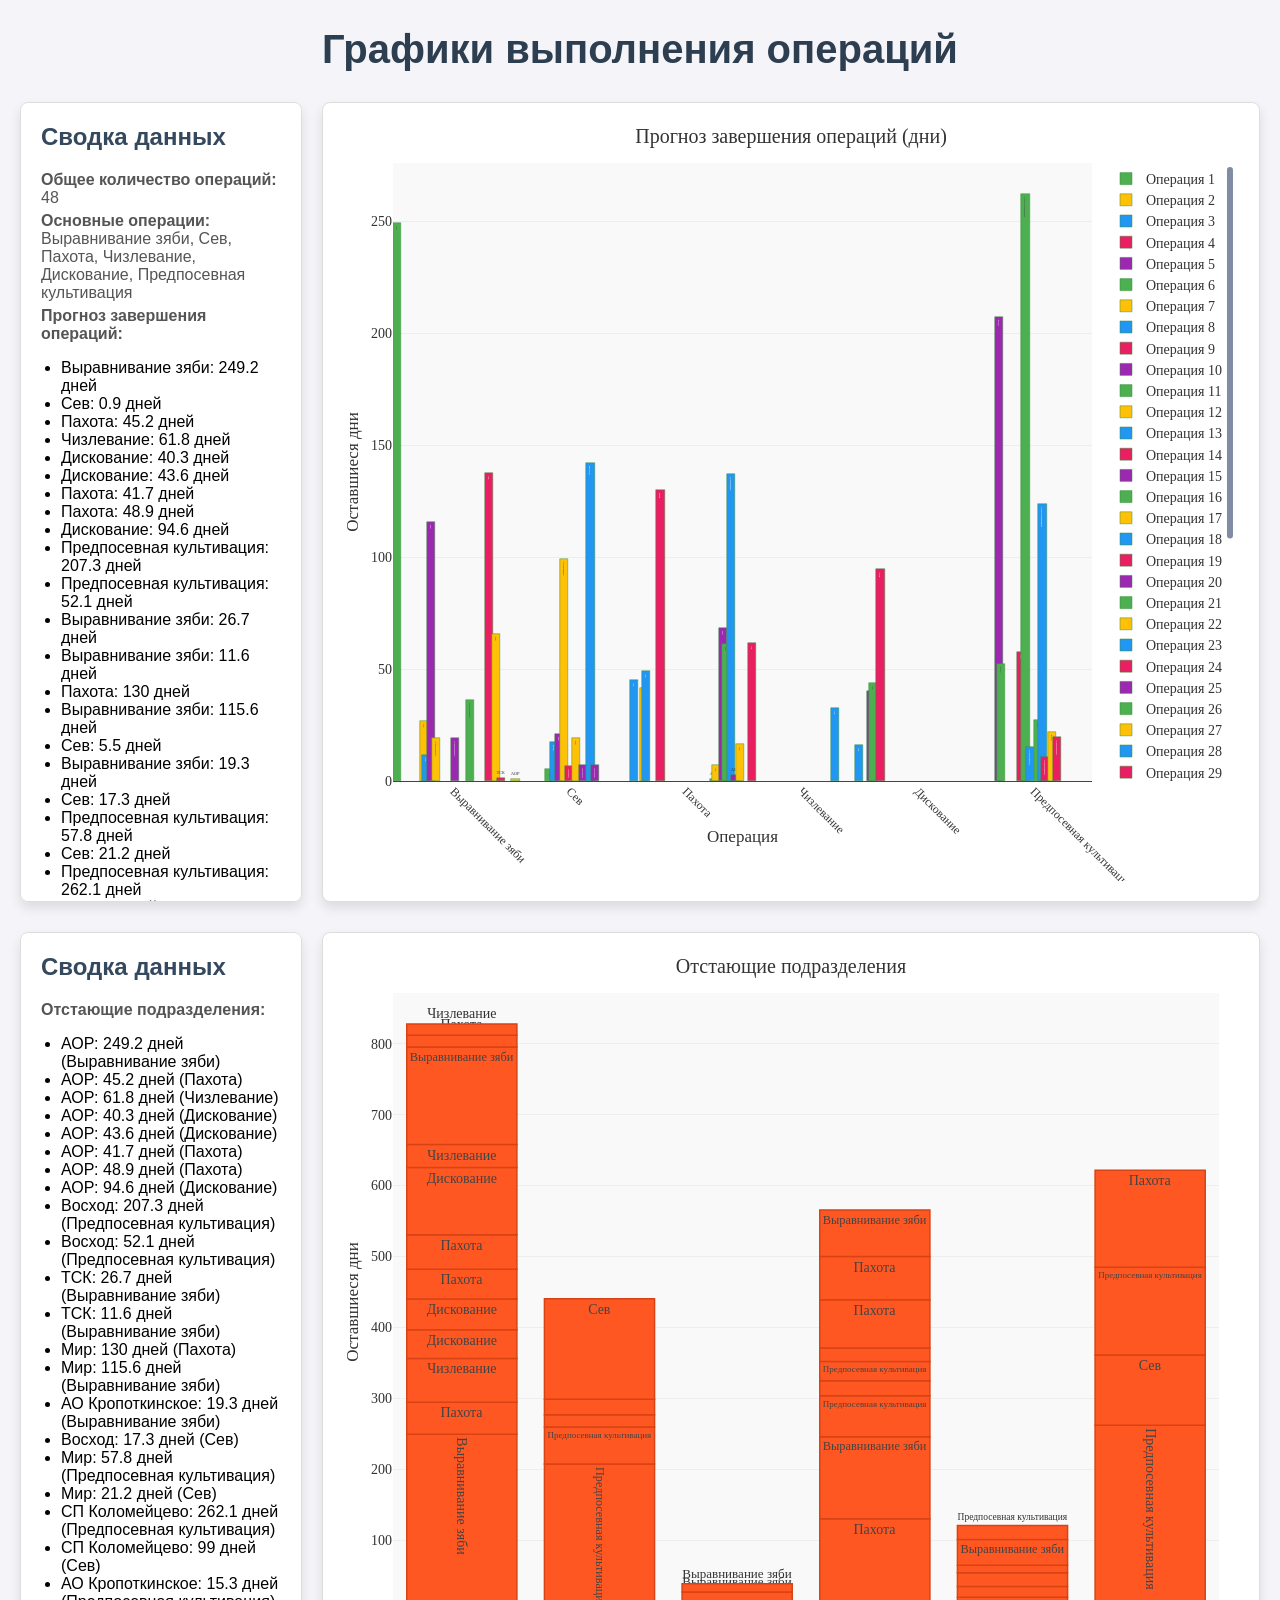
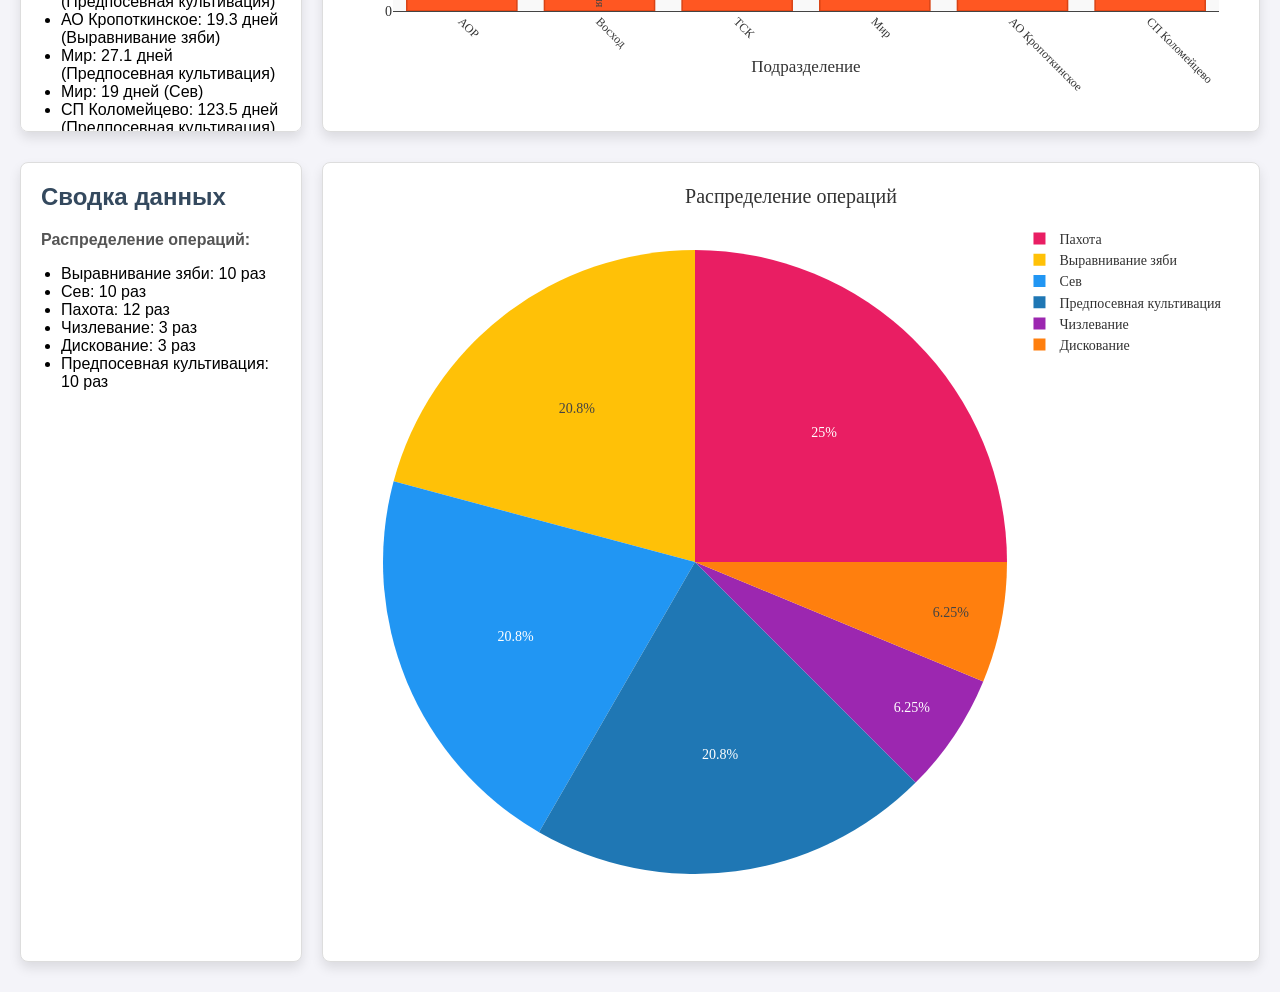
<file: ner_model/analysis/index.html>
<!DOCTYPE html>
<html lang="en">
<head>
  <meta charset="UTF-8">
  <meta name="viewport" content="width=device-width, initial-scale=1.0">
  <title>Графики выполнения операций</title>
  <script src="https://cdn.plot.ly/plotly-2.26.0.min.js"></script>
  <style>
    body {
      font-family: 'Roboto', Arial, sans-serif;
      margin: 20px;
      background-color: #f4f4f9;
    }
    h1 {
      text-align: center;
      color: #2c3e50;
      font-size: 2.5rem;
      margin-bottom: 30px;
    }
    .chart-container {
      display: flex;
      gap: 20px;
      margin-bottom: 30px;
      height: 800px;
    }
    .summary {
      width: 25%;
      min-width: 200px;
      border: 1px solid #ddd;
      padding: 20px;
      box-shadow: 0 6px 12px rgba(0, 0, 0, 0.1);
      background-color: #ffffff;
      border-radius: 8px;
      overflow-y: auto;
    }
    .chart {
      flex: 1;
      border: 1px solid #ddd;
      padding: 20px;
      box-shadow: 0 6px 12px rgba(0, 0, 0, 0.1);
      background-color: #ffffff;
      border-radius: 8px;
    }
    .summary h2 {
      margin-top: 0;
      color: #34495e;
      font-size: 1.5rem;
    }
    .summary p {
      margin: 5px 0;
      color: #555;
    }
    ul {
      list-style-type: disc;
      padding-left: 20px;
    }
  </style>
</head>
<body>
  <h1>Графики выполнения операций</h1>

  <div class="chart-container">
    <div class="summary" id="summary-forecast"></div>
    <div id="bar-chart-forecast" class="chart"></div>
  </div>

  <div class="chart-container">
    <div class="summary" id="summary-lagging"></div>
    <div id="bar-chart-lagging" class="chart"></div>
  </div>

  <div class="chart-container">
    <div class="summary" id="summary-operations"></div>
    <div id="pie-chart-operations" class="chart"></div>
  </div>

  <script>
    fetch("data.json")
      .then(response => response.json())
      .then(data => {
        // Гистограмма прогнозов завершения операций
        const barChartForecast = {
          data: [],
          layout: {
            title: "Прогноз завершения операций (дни)",
            xaxis: { title: "Операция", tickangle: 45, tickfont: { size: 12 } },
            yaxis: { title: "Оставшиеся дни", gridcolor: '#eee' },
            margin: { t: 40, b: 100, l: 50, r: 20 },
            plot_bgcolor: '#f9f9f9',
            paper_bgcolor: '#ffffff',
            font: { family: 'Roboto', size: 14, color: '#333' },
            transition: { duration: 500 },
            barmode: 'group',
                        bargap: 0, // Расстояние между группами столбцов
            bargroupgap: 0 // Расстояние между столбцами внутри группы
          }
        };

        data.forEach((d, index) => {
          barChartForecast.data.push({
            x: [d.Операция],
            y: [d["Прогноз (дней)"]],
            type: 'bar',
            name: `Операция ${index + 1}`,
            marker: {
              color: ['#4CAF50', '#FFC107', '#2196F3', '#E91E63', '#9C27B0'][index % 5],
              line: { width: 0.5, color: '#388E3C' }
            },
            text: d.Подразделение,
            textposition: 'auto',
            hoverinfo: 'x+y+text',
            width: 0.07
          });
        });

        Plotly.newPlot('bar-chart-forecast', barChartForecast.data, barChartForecast.layout);

        // Сводка для прогнозов завершения операций
        const summaryForecast = document.getElementById("summary-forecast");
        summaryForecast.innerHTML = `
          <h2>Сводка данных</h2>
          <p><strong>Общее количество операций:</strong> ${data.length}</p>
          <p><strong>Основные операции:</strong> ${[...new Set(data.map(d => d.Операция))].join(", ")}</p>
          <p><strong>Прогноз завершения операций:</strong></p>
          <ul>
            ${data.map(d => `<li>${d.Операция}: ${d["Прогноз (дней)"]} дней</li>`).join("")}
          </ul>
        `;

        // Диаграмма отстающих подразделений
        const laggingData = data.filter(d => d["Прогноз (дней)"] > 10);
        const barChartLagging = {
          x: laggingData.map(d => d.Подразделение),
          y: laggingData.map(d => d["Прогноз (дней)"]),
          type: 'bar',
          marker: {
            color: '#FF5722',
            line: { width: 1.5, color: '#D84315' }
          },
          text: laggingData.map(d => d.Операция),
          textposition: 'auto',
          hoverinfo: 'x+y+text'
        };

        const layoutBarLagging = {
          title: "Отстающие подразделения",
          xaxis: { title: "Подразделение", tickangle: 45, tickfont: { size: 12 } },
          yaxis: { title: "Оставшиеся дни", gridcolor: '#eee' },
          margin: { t: 40, b: 100, l: 50, r: 20 },
          plot_bgcolor: '#f9f9f9',
          paper_bgcolor: '#ffffff',
          font: { family: 'Roboto', size: 14, color: '#333' },
          transition: { duration: 500 }
        };

        Plotly.newPlot('bar-chart-lagging', [barChartLagging], layoutBarLagging);

        // Сводка для отстающих подразделений
        const summaryLagging = document.getElementById("summary-lagging");
        summaryLagging.innerHTML = `
          <h2>Сводка данных</h2>
          <p><strong>Отстающие подразделения:</strong></p>
          <ul>
            ${laggingData.map(d => `<li>${d.Подразделение}: ${d["Прогноз (дней)"]} дней (${d.Операция})</li>`).join("")}
          </ul>
        `;

        // Круговая диаграмма распределения операций
        const operationCounts = {};
        data.forEach(d => {
          operationCounts[d.Операция] = (operationCounts[d.Операция] || 0) + 1;
        });

        const pieChartOperations = {
          labels: Object.keys(operationCounts),
          values: Object.values(operationCounts),
          type: 'pie',
          marker: { colors: ['#FFC107', '#2196F3', '#E91E63', '#9C27B0'] },
          textinfo: 'percent',
          textposition: 'inside',
          hoverinfo: 'label+percent'
        };

        const layoutPieOperations = {
          title: "Распределение операций",
          margin: { t: 40, b: 40, l: 40, r: 40 },
          plot_bgcolor: '#f9f9f9',
          paper_bgcolor: '#ffffff',
          font: { family: 'Roboto', size: 14, color: '#333' },
          transition: { duration: 500 }
        };

        Plotly.newPlot('pie-chart-operations', [pieChartOperations], layoutPieOperations);

        // Сводка для распределения операций
        const summaryOperations = document.getElementById("summary-operations");
        summaryOperations.innerHTML = `
          <h2>Сводка данных</h2>
          <p><strong>Распределение операций:</strong></p>
          <ul>
            ${Object.entries(operationCounts).map(([op, count]) => `<li>${op}: ${count} раз</li>`).join("")}
          </ul>
        `;

        // Обработчик изменения размера окна
        window.addEventListener('resize', () => {
          Plotly.relayout('bar-chart-forecast', { width: window.innerWidth * 0.7 });
          Plotly.relayout('bar-chart-lagging', { width: window.innerWidth * 0.7 });
          Plotly.relayout('pie-chart-operations', { width: window.innerWidth * 0.7 });
        });
      })
      .catch(error => {
        console.error("Ошибка:", error);
        alert("Не удалось загрузить данные. Проверьте консоль для подробной информации.");
      });
  </script>
</body>
</html>
</file>
